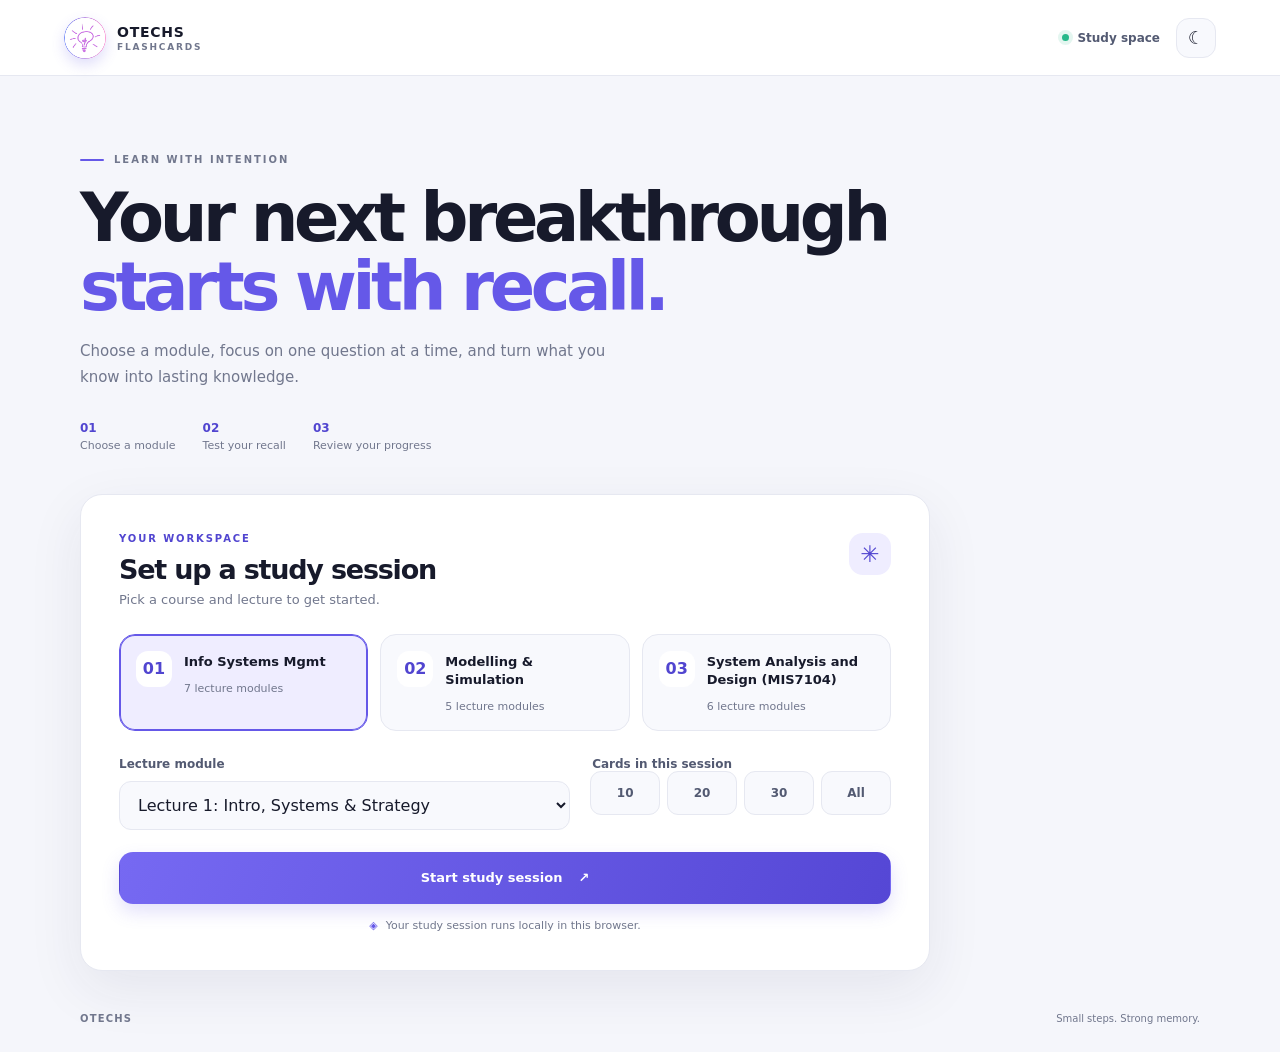
<file: index.html>
<!doctype html>
<html lang="en" data-theme="light">
<head>
  <meta charset="utf-8">
  <meta name="viewport" content="width=device-width, initial-scale=1">
  <meta name="color-scheme" content="light dark">
  <title>OTTECHIES Flashcards — Study dashboard</title>
  <link rel="icon" type="image/png" href="favicon.png">
  <link rel="stylesheet" href="css/shared.css">
  <link rel="stylesheet" href="css/setup.css">
  <!-- Keep your original course-data files in the project root. -->
  <script defer src="ism_lecture1.js"></script>
  <script defer src="mis_7102_lecture1.js"></script>
  <script defer src="mis_7102_lecture2.js"></script>
  <script defer src="mis_7102_lecture3.js"></script>
  <script defer src="mis_7102_lecture4.js"></script>
  <script defer src="mis_7102_lecture6.js"></script>
  <!-- <script defer src="mis_7102_cards_game.js"></script>
  <script defer src="mis_7102_dice_game.js"></script>
  <script defer src="mis_7102_lottery_game.js"></script>
  <script defer src="mis_7102_roulette_game.js"></script> -->
  <script defer src="ism_chapter1.js"></script>
  <script defer src="ism_chapter2.js"></script>
  <script defer src="ism_chapter3.js"></script>
  <script defer src="ism_chapter4.js"></script>
  <script defer src="ism_chapter5.js"></script>
  <script defer src="ism_chapter6.js"></script>
  <!-- System Analysis and Design (MIS7104) -->
  <script defer src="sad_chapter1.js"></script>
  <script defer src="sad_chapter2.js"></script>
  <script defer src="sad_chapter3.js"></script>
  <script defer src="sad_chapter4.js"></script>
  <script defer src="sad_chapter5.js"></script>
  <script defer src="sad_chapter6.js"></script>
  <script defer src="js/theme.js"></script>
  <script defer src="js/setup.js"></script>
</head>
<body>
  <header class="topbar">
    <a class="brand" href="index.html" aria-label="OTTECHIES Flashcards home">
      <img src="OTTECHIES (1).jpg" alt="OTTECHIES Logo" class="brand-mark">
      <span class="brand-copy"><strong>OTECHS</strong><small>FLASHCARDS</small></span>
    </a>
    <div class="topbar-actions">
      <span class="status-chip"><span class="status-dot"></span> Study space</span>
      <button class="icon-button" type="button" data-theme-toggle aria-label="Switch color theme" title="Switch color theme"><span data-theme-icon>☾</span></button>
    </div>
  </header>

  <main class="page-shell">
    <section class="hero">
      <div class="eyebrow"><span class="eyebrow-line"></span> LEARN WITH INTENTION</div>
      <h1>Your next breakthrough<br><span>starts with recall.</span></h1>
      <p class="hero-copy">Choose a module, focus on one question at a time, and turn what you know into lasting knowledge.</p>
      <div class="hero-stats">
        <div><strong>01</strong><span>Choose a module</span></div>
        <div><strong>02</strong><span>Test your recall</span></div>
        <div><strong>03</strong><span>Review your progress</span></div>
      </div>
    </section>

    <section class="panel setup-panel" aria-labelledby="setup-title">
      <div class="section-heading">
        <div>
          <p class="section-kicker">YOUR WORKSPACE</p>
          <h2 id="setup-title">Set up a study session</h2>
          <p class="muted">Pick a course and lecture to get started.</p>
        </div>
        <span class="section-icon" aria-hidden="true">✳</span>
      </div>

      <div id="course-list" class="course-list" aria-label="Courses"></div>
      <p id="course-empty" class="notice" hidden>
        <strong>No course data found.</strong>
        Add your original <code>ism_lecture1.js</code>, <code>mis_7102_lecture3.js</code>, and <code>sad_chapter1.js</code> files beside <code>index.html</code>. They should define <code>window.QUIZ_COURSES</code>, as in your original app[cite: 36].
      </p>

      <div class="form-grid">
        <label class="field">
          <span>Lecture module</span>
          <select id="lecture-select"><option value="">Select a course first</option></select>
        </label>
        <fieldset class="field deck-size-field">
          <legend>Cards in this session</legend>
          <div class="choice-row" id="deck-size-options">
            <button type="button" class="choice-button" data-count="10">10</button>
            <button type="button" class="choice-button" data-count="20">20</button>
            <button type="button" class="choice-button" data-count="30">30</button>
            <button type="button" class="choice-button" data-count="all">All</button>
          </div>
        </fieldset>
      </div>
      <button id="start-btn" class="primary-button" type="button" disabled>
        Start study session <span aria-hidden="true">↗</span>
      </button>
      <p class="privacy-note"><span aria-hidden="true">◈</span> Your study session runs locally in this browser.</p>
    </section>

    <footer class="page-footer"><span>OTECHS</span><span>Small steps. Strong memory.</span></footer>
  </main>
</body>
</html>
</file>
<file: css/shared.css>
:root {
  color-scheme: light;
  --bg: #f5f6fb;
  --surface: #ffffff;
  --surface-soft: #f8f9fd;
  --surface-raised: #ffffff;
  --text: #171a2b;
  --muted: #71778d;
  --muted-strong: #535a72;
  --border: #e6e8f1;
  --accent: #6558e8;
  --accent-hover: #5145d0;
  --accent-soft: #efedff;
  --accent-text: #5145d0;
  --shadow: 0 18px 55px rgba(35, 38, 77, .08);
  --shadow-small: 0 8px 24px rgba(35, 38, 77, .06);
  --green: #16856a;
  --green-soft: #e5f7f0;
  --amber: #b97818;
  --amber-soft: #fff4df;
  --red: #c34b63;
  --red-soft: #ffebef;
  --radius: 22px;
}
html[data-theme="dark"] {
  color-scheme: dark;
  --bg: #0d1020;
  --surface: #151a2d;
  --surface-soft: #1a2035;
  --surface-raised: #20263c;
  --text: #f1f3ff;
  --muted: #9aa3bd;
  --muted-strong: #c0c7dc;
  --border: #2c3450;
  --accent: #a59aff;
  --accent-hover: #b7afff;
  --accent-soft: #302b52;
  --accent-text: #c6bfff;
  --shadow: 0 18px 55px rgba(0, 0, 0, .25);
  --shadow-small: 0 8px 24px rgba(0, 0, 0, .18);
  --green: #64d7b0;
  --green-soft: #173b37;
  --amber: #f0bd66;
  --amber-soft: #44351e;
  --red: #ff91a5;
  --red-soft: #472532;
}
* { box-sizing: border-box; }
html { min-height: 100%; background: var(--bg); }
body { min-height: 100vh; margin: 0; color: var(--text); background: var(--bg); font-family: Inter, ui-sans-serif, system-ui, -apple-system, BlinkMacSystemFont, "Segoe UI", sans-serif; transition: background .2s, color .2s; }
button, select { font: inherit; }
button, a { -webkit-tap-highlight-color: transparent; }
button { cursor: pointer; }
a { color: inherit; text-decoration: none; }
button:focus-visible, a:focus-visible, select:focus-visible { outline: 3px solid var(--accent); outline-offset: 3px; }
.topbar {
  position: sticky;
  top: 0;
  z-index: 1000;
  height: 76px;
  padding: 0 clamp(18px, 5vw, 72px);
  display: flex;
  align-items: center;
  justify-content: space-between;
  border-bottom: 1px solid var(--border);
  background: var(--surface);
}
.brand { display: inline-flex; align-items: center; gap: 11px; }
.brand-mark {
  width: 42px;
  height: 42px;
  border-radius: 50%; /* Makes it a perfect circle */
  object-fit: cover;  /* Ensures the logo fills the circular frame without distortion */
  box-shadow: 0 6px 14px #6558e833;
  display: block;      /* Prevents extra inline white-space issues */
}
.brand-copy { display: grid; gap: 2px; }
.brand-copy strong { font-size: 14px; letter-spacing: .055em; }
.brand-copy small { color: var(--muted); font-size: 9px; letter-spacing: .2em; font-weight: 800; }
.topbar-actions { display: flex; align-items: center; gap: 16px; }
.status-chip { display: flex; align-items: center; gap: 8px; color: var(--muted-strong); font-size: 12px; font-weight: 650; }
.status-dot { width: 7px; height: 7px; border-radius: 50%; background: #27b88a; box-shadow: 0 0 0 4px #27b88a20; }
.icon-button { display: grid; place-items: center; width: 40px; height: 40px; border: 1px solid var(--border); border-radius: 13px; color: var(--text); background: var(--surface-soft); font-size: 18px; }
.icon-button:hover { border-color: var(--accent); }
.text-link { color: var(--muted-strong); font-size: 13px; font-weight: 700; }
.text-link:hover { color: var(--accent-text); }
.page-shell { width: min(1120px, calc(100% - 40px)); margin: 0 auto; }
.panel { background: var(--surface); border: 1px solid var(--border); border-radius: var(--radius); box-shadow: var(--shadow); }
.muted { color: var(--muted); }
.section-kicker { margin: 0 0 10px; color: var(--accent-text); font-size: 10px; letter-spacing: .19em; font-weight: 850; }
.section-heading { display: flex; justify-content: space-between; align-items: flex-start; gap: 20px; }
.section-heading h2 { margin: 0 0 7px; font-size: clamp(21px, 3vw, 27px); letter-spacing: -.045em; }
.section-heading p:not(.section-kicker) { margin: 0; font-size: 13px; }
.section-icon { display: grid; place-items: center; width: 42px; height: 42px; border-radius: 14px; color: var(--accent-text); background: var(--accent-soft); font-size: 23px; }
.primary-button, .secondary-button { display: inline-flex; align-items: center; justify-content: center; gap: 16px; min-height: 52px; padding: 0 22px; border-radius: 14px; font-size: 13px; font-weight: 800; transition: transform .15s, background .15s, border-color .15s; }
.primary-button { border: 1px solid transparent; color: #fff; background: linear-gradient(110deg, #7669f2, #5547d5); box-shadow: 0 8px 18px #6558e82e; }
.primary-button:hover:not(:disabled) { transform: translateY(-1px); background: linear-gradient(110deg, #6558e8, #493bc5); }
.primary-button:disabled { cursor: not-allowed; opacity: .45; box-shadow: none; }
.secondary-button { border: 1px solid var(--border); color: var(--text); background: var(--surface); }
.secondary-button:hover { border-color: var(--accent); }
.notice { margin: 22px 0 0; padding: 15px 17px; border: 1px solid var(--border); border-radius: 14px; color: var(--muted-strong); background: var(--surface-soft); font-size: 13px; line-height: 1.6; }
.notice code { color: var(--accent-text); }
[hidden] { display: none !important; }
@media (max-width: 640px) {
  .topbar { height: 66px; padding-inline: 16px; }
  .brand-mark { width: 38px; height: 38px; border-radius: 12px; }
  .status-chip { display: none; }
  .topbar-actions { gap: 10px; }
}
</file>
<file: css/setup.css>
.hero { padding: clamp(42px, 7vw, 78px) 0 42px; }
.eyebrow { display: flex; align-items: center; gap: 10px; color: var(--muted); font-size: 10px; letter-spacing: .2em; font-weight: 850; }
.eyebrow-line { width: 24px; height: 2px; border-radius: 2px; background: var(--accent); }
.hero h1 { margin: 19px 0 16px; font-size: clamp(38px, 6.3vw, 67px); line-height: 1.03; letter-spacing: -.065em; font-weight: 850; }
.hero h1 span, .results-hero h1 span { color: var(--accent); }
.hero-copy { max-width: 560px; margin: 0; color: var(--muted); font-size: 15px; line-height: 1.75; }
.hero-stats { display: flex; flex-wrap: wrap; gap: 27px; margin-top: 30px; }
.hero-stats div { display: grid; gap: 4px; }
.hero-stats strong { font-size: 12px; color: var(--accent-text); }
.hero-stats span { color: var(--muted); font-size: 11px; }
.setup-panel { max-width: 850px; padding: clamp(22px, 4vw, 38px); margin-bottom: 42px; }
.course-list { display: grid; grid-template-columns: repeat(auto-fit, minmax(190px, 1fr)); gap: 12px; margin: 27px 0 24px; }
.course-option { min-height: 96px; display: flex; align-items: flex-start; gap: 12px; padding: 16px; text-align: left; border: 1px solid var(--border); border-radius: 16px; color: var(--text); background: var(--surface-soft); transition: border-color .15s, background .15s, transform .15s; }
.course-option:hover { border-color: var(--accent); transform: translateY(-1px); }
.course-option.is-active { border-color: var(--accent); background: var(--accent-soft); box-shadow: inset 0 0 0 1px var(--accent); }
.course-symbol { flex: 0 0 36px; display: grid; place-items: center; width: 36px; height: 36px; border-radius: 12px; background: var(--surface); color: var(--accent-text); font-weight: 850; }
.course-option strong { display: block; margin: 2px 0 6px; font-size: 13px; line-height: 1.4; }
.course-option small { color: var(--muted); font-size: 11px; }
.form-grid { display: grid; grid-template-columns: minmax(0, 1.2fr) minmax(230px, .8fr); gap: 20px; margin: 26px 0 22px; }
.field { display: grid; align-content: start; gap: 10px; min-width: 0; margin: 0; padding: 0; border: 0; }
.field > span, .field legend { color: var(--muted-strong); font-size: 12px; font-weight: 750; }
.field select { width: 100%; min-height: 49px; padding: 0 14px; border: 1px solid var(--border); border-radius: 12px; color: var(--text); background: var(--surface-soft); }
.choice-row { display: flex; gap: 7px; }
.choice-button { flex: 1; min-height: 44px; border: 1px solid var(--border); border-radius: 11px; color: var(--muted-strong); background: var(--surface-soft); font-size: 12px; font-weight: 800; }
.choice-button:hover, .choice-button.is-selected { border-color: var(--accent); color: var(--accent-text); background: var(--accent-soft); }
.setup-panel > .primary-button { width: 100%; }
.privacy-note { display: flex; justify-content: center; align-items: center; gap: 8px; margin: 15px 0 0; color: var(--muted); font-size: 11px; }
.privacy-note span { color: var(--accent); }
.page-footer { display: flex; justify-content: space-between; padding: 0 0 28px; color: var(--muted); font-size: 10px; }
.page-footer span:first-child { font-weight: 850; letter-spacing: .12em; }
@media (max-width: 680px) { .form-grid { grid-template-columns: 1fr; } .hero-stats { gap: 17px; } .hero-copy { font-size: 14px; } }
</file>
<file: css/results.css>
.results-shell { width: min(1080px, calc(100% - 40px)); margin: 0 auto; padding: 45px 0 55px; }
.results-hero { text-align: center; padding: 12px 0 32px; }
.success-mark { display: grid; place-items: center; width: 55px; height: 55px; margin: 0 auto 20px; border-radius: 18px; color: var(--green); background: var(--green-soft); font-size: 27px; }
.results-hero h1 { margin: 0 0 14px; font-size: clamp(34px, 5vw, 52px); line-height: 1.08; letter-spacing: -.06em; }
.results-hero .muted { margin: 0; font-size: 13px; }
.stats-grid { display: grid; grid-template-columns: repeat(4, minmax(0, 1fr)); gap: 13px; }
.stat-card { display: grid; gap: 8px; padding: 20px; border: 1px solid var(--border); border-radius: 18px; background: var(--surface); box-shadow: var(--shadow-small); }
.stat-label { color: var(--muted-strong); font-size: 11px; font-weight: 700; }
.stat-card strong { font-size: 35px; line-height: 1; letter-spacing: -.06em; }
.stat-card small { color: var(--muted); font-size: 10px; }
.stat-perfect strong { color: var(--green); }
.stat-okay strong { color: var(--amber); }
.stat-fail strong { color: var(--red); }
.review-section { margin-top: 44px; }
.pile-grid { display: grid; grid-template-columns: repeat(3, minmax(0, 1fr)); gap: 15px; margin-top: 20px; }
.pile-card { padding: 22px; border: 1px solid var(--border); border-radius: 20px; background: var(--surface); box-shadow: var(--shadow-small); }
.pile-top { display: flex; align-items: center; justify-content: space-between; gap: 10px; }
.pile-icon { display: grid; place-items: center; width: 38px; height: 38px; border-radius: 13px; font-size: 19px; font-weight: 900; }
.pile-count { padding: 6px 9px; border-radius: 99px; font-size: 10px; font-weight: 800; }
.pile-card h3 { margin: 20px 0 7px; font-size: 18px; letter-spacing: -.03em; }
.pile-card p { min-height: 34px; margin: 0; color: var(--muted); font-size: 12px; line-height: 1.5; }
.pile-perfect .pile-icon, .pile-perfect .pile-count { color: var(--green); background: var(--green-soft); }
.pile-okay .pile-icon, .pile-okay .pile-count { color: var(--amber); background: var(--amber-soft); }
.pile-fail .pile-icon, .pile-fail .pile-count { color: var(--red); background: var(--red-soft); }
.pile-button { display: flex; width: 100%; align-items: center; justify-content: space-between; margin-top: 22px; padding: 12px 0 0; border: 0; border-top: 1px solid var(--border); color: var(--text); background: transparent; font-size: 12px; font-weight: 800; }
.pile-button:hover { color: var(--accent-text); }
.pile-button:disabled { opacity: .4; cursor: not-allowed; }
.results-actions { display: flex; justify-content: center; flex-wrap: wrap; gap: 12px; margin-top: 30px; }
@media (max-width: 760px) { .stats-grid { grid-template-columns: repeat(2, minmax(0, 1fr)); } .pile-grid { grid-template-columns: 1fr; } .pile-card p { min-height: auto; } }
@media (max-width: 420px) { .results-shell { width: calc(100% - 28px); } .stat-card { padding: 15px; } .stat-card strong { font-size: 30px; } }
</file>
<file: css/celebration.css>
.celebration-overlay { position: fixed; inset: 0; z-index: 1000; display: grid; place-items: center; overflow: hidden; padding: 20px; background: color-mix(in srgb, var(--bg) 76%, transparent); backdrop-filter: blur(12px); animation: celebrationFade .25s ease both; }
.celebration-dialog { position: relative; z-index: 2; width: min(440px, 100%); padding: 34px; border: 1px solid var(--border); border-radius: 26px; background: var(--surface); color: var(--text); text-align: center; box-shadow: var(--shadow); animation: celebrationPop .5s cubic-bezier(.2,.8,.2,1) both; }
.celebration-trophy { display: grid; place-items: center; width: 72px; height: 72px; margin: 0 auto 20px; border-radius: 23px; color: #fff; background: linear-gradient(140deg, #786cf0, #4f45c7); font-size: 32px; }
.celebration-pill { display: inline-block; padding: 7px 11px; border-radius: 99px; color: var(--green); background: var(--green-soft); font-size: 10px; font-weight: 900; letter-spacing: .12em; }
.celebration-dialog h2 { margin: 18px 0 9px; font-size: 29px; letter-spacing: -.05em; }
.celebration-dialog p { margin: 0; color: var(--muted); font-size: 13px; line-height: 1.7; }
.celebration-actions { display: grid; gap: 10px; margin-top: 25px; }
.celebration-actions button { min-height: 47px; border-radius: 12px; font-weight: 800; font-size: 12px; }
.celebration-close { border: 1px solid var(--border); color: var(--text); background: var(--surface-soft); }
.celebration-particle { position: absolute; top: -24px; width: 9px; height: 15px; border-radius: 3px; animation: celebrationFall linear infinite; opacity: .8; }
@keyframes celebrationFade { from { opacity: 0; } to { opacity: 1; } }
@keyframes celebrationPop { from { opacity: 0; transform: translateY(10px) scale(.94); } to { opacity: 1; transform: translateY(0) scale(1); } }
@keyframes celebrationFall { to { transform: translateY(110vh) rotate(600deg); } }
@media (prefers-reduced-motion: reduce) { .celebration-overlay, .celebration-dialog, .celebration-particle { animation-duration: .01ms !important; } }
</file>
<file: css/study.css>
.study-shell { width: min(900px, calc(100% - 36px)); margin: 0 auto; padding: 42px 0 50px; }
.study-topline { display: flex; justify-content: space-between; align-items: end; gap: 20px; }
.study-topline h1 { margin: 0 0 6px; font-size: clamp(25px, 4vw, 34px); letter-spacing: -.05em; }
.study-topline .muted { margin: 0; font-size: 13px; }
.progress-summary { display: grid; gap: 5px; text-align: right; white-space: nowrap; }
.progress-summary strong { font-size: 12px; }
.progress-summary span { color: var(--muted); font-size: 11px; }
.progress-track { height: 6px; overflow: hidden; margin: 22px 0 28px; border-radius: 99px; background: var(--border); }
.progress-track span { display: block; width: 0; height: 100%; border-radius: inherit; background: linear-gradient(90deg, #8a7fff, #5b4ddd); transition: width .3s; }
.flashcard-stage { padding: clamp(18px, 4vw, 32px); border: 1px solid var(--border); border-radius: 25px; background: var(--surface); box-shadow: var(--shadow); }
.card-meta { display: flex; align-items: center; justify-content: space-between; gap: 12px; margin-bottom: 17px; }
.topic-chip { display: inline-flex; padding: 7px 10px; border-radius: 8px; color: var(--accent-text); background: var(--accent-soft); font-size: 10px; letter-spacing: .1em; font-weight: 850; }
.flip-hint { color: var(--muted); font-size: 11px; }
.flashcard { position: relative; display: block; width: 100%; min-height: 330px; padding: 0; border: 0; border-radius: 20px; background: transparent; text-align: left; perspective: 1400px; }
.flashcard-face { position: absolute; inset: 0; display: flex; flex-direction: column; align-items: stretch; justify-content: space-between; gap: 20px; padding: clamp(23px, 5vw, 48px); border: 1px solid var(--border); border-radius: 20px; background: var(--surface-soft); backface-visibility: hidden; -webkit-backface-visibility: hidden; transition: transform .55s cubic-bezier(.2,.7,.2,1), border-color .2s; }
.flashcard-front { transform: rotateY(0); }
.flashcard-back { transform: rotateY(180deg); border-color: #8a7fff66; background: linear-gradient(145deg, var(--surface-soft), var(--accent-soft)); }
.flashcard.is-flipped .flashcard-front { transform: rotateY(-180deg); }
.flashcard.is-flipped .flashcard-back { transform: rotateY(0); }
.face-label { display: flex; justify-content: space-between; color: var(--accent-text); font-size: 10px; font-weight: 900; letter-spacing: .17em; }
.face-label span { color: var(--muted); }
.question-text { display: grid; place-items: center; flex: 1; width: 100%; font-size: clamp(22px, 3.5vw, 34px); line-height: 1.4; font-weight: 750; letter-spacing: -.035em; text-align: center; overflow-wrap: anywhere; }
.answer-text { flex: 1; display: grid; place-items: center; font-size: clamp(19px, 3vw, 27px); font-weight: 700; line-height: 1.5; text-align: center; overflow-y: auto; white-space: pre-wrap; overflow-wrap: anywhere; }
.rationale-text { padding-top: 14px; border-top: 1px solid var(--border); color: var(--muted-strong); font-size: 13px; line-height: 1.6; white-space: pre-wrap; }
.face-foot { color: var(--muted); font-size: 11px; text-align: center; }
.rating-area { margin-top: 23px; }
.rating-area > p { margin: 0 0 12px; text-align: center; font-size: 12px; }
.rating-buttons { display: grid; grid-template-columns: repeat(3, minmax(0, 1fr)); gap: 12px; transition: opacity .2s; }
.rating-buttons.is-disabled { opacity: .48; }
.rating-button { display: flex; align-items: center; gap: 11px; min-width: 0; padding: 13px; border: 1px solid var(--border); border-radius: 14px; color: var(--text); background: var(--surface-soft); text-align: left; }
.rating-button:disabled { cursor: not-allowed; }
.rating-button:not(:disabled):hover { transform: translateY(-1px); }
.rating-symbol { display: grid; flex: 0 0 34px; place-items: center; width: 34px; height: 34px; border-radius: 11px; font-size: 19px; font-weight: 850; }
.rating-button strong, .rating-button small { display: block; }
.rating-button strong { font-size: 11px; }
.rating-button small { margin-top: 4px; color: var(--muted); font-size: 10px; }
.rating-fail .rating-symbol { color: var(--red); background: var(--red-soft); }
.rating-okay .rating-symbol { color: var(--amber); background: var(--amber-soft); }
.rating-perfect .rating-symbol { color: var(--green); background: var(--green-soft); }
.study-bottom { display: flex; justify-content: space-between; gap: 15px; margin-top: 22px; color: var(--muted); font-size: 11px; }
.study-bottom span:first-child { color: var(--muted-strong); font-weight: 750; }
@media (max-width: 620px) {
  .study-shell { padding-top: 28px; }
  .study-topline { align-items: start; }
  .progress-summary { padding-top: 5px; }
  .flashcard { min-height: 360px; }
  .rating-buttons { grid-template-columns: 1fr; }
  .rating-button { padding: 10px 13px; }
  .rating-button small { display: inline; margin-left: 6px; }
  .study-bottom { flex-direction: column; }
  .flip-hint { max-width: 145px; text-align: right; line-height: 1.4; }
}
/* Back to results button */
#return-to-results {
  display: inline-flex;
  align-items: center;
  justify-content: center;
  margin-top: 12px;
  padding: 10px 16px;
  border: 1px solid var(--border);
  border-radius: 10px;
  background: var(--surface);
  color: var(--text);
  font: inherit;
  font-weight: 600;
  cursor: pointer;
  transition: background 0.2s, border-color 0.2s, transform 0.2s;
}

#return-to-results:hover {
  background: var(--surface-soft);
  border-color: var(--accent-text);
  transform: translateY(-1px);
}

#return-to-results:focus-visible {
  outline: 2px solid var(--accent-text);
  outline-offset: 3px;
}
</file>
